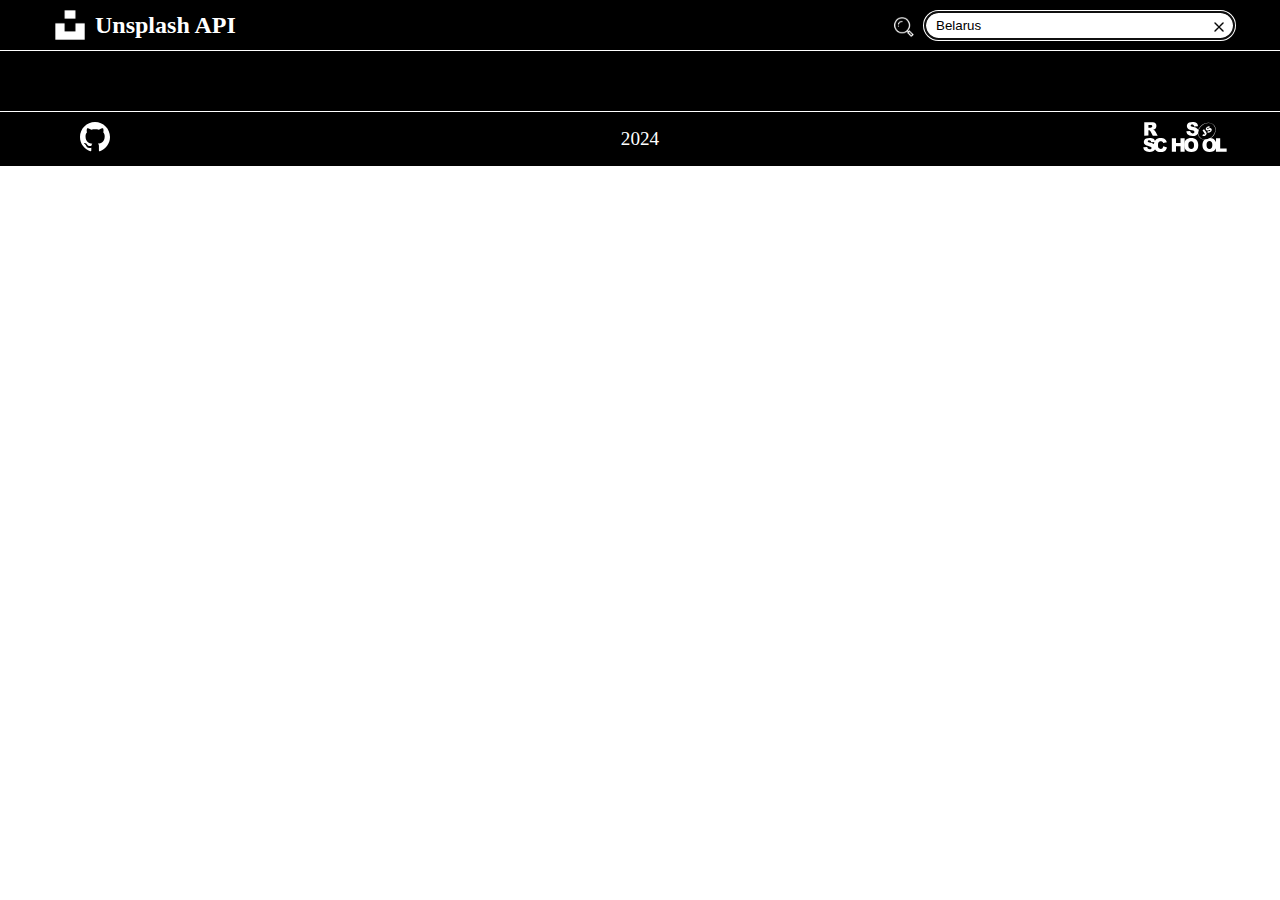
<file: image-gallery/index.html>
<!DOCTYPE html>
<html lang="en">
<head>
    <meta charset="UTF-8">
    <meta name="viewport" content="width=device-width, initial-scale=1.0">
    <link rel="stylesheet" href="styles.css">
    <title>Image gallery</title>
</head>
<body>
    <div class="wrapper">
        <header>
            <div class="header_container">
                <div class="header_logo">
                    <img class="logo_image" src="./assets/icons/unsplash.png" alt="Unsplash">
                    <h1 class="logo_title">Unsplash API</h1>
                </div>
                <div class="search_container">
                    <form id="search" class="search_form">
                        <button class="submit" type="submit" name="submit" value="Search"><img class="button_img submit_img" src="./assets/icons/search-icon.png" alt="search button"></button>
                        <input id='text' type="text" name="text" class="search" value="Belarus" placeholder="Search..." autocomplete="off" autofocus>
                        <button class="clear_btn"><img class="button_img clear_img" src="./assets/icons/clear.png" alt="clear button"></button>
                    </form>
                </div>
            </div>
        </header>
        <main>
            <div class="image_container">

            </div>
        </main>
        <footer>
            <a href="https://github.com/Tubyliec"><img src="assets/icons/github.svg" alt="GitHub"></a>
            <p>2024</p>
            <a href="https://rs.school/courses/javascript"><img src="assets/icons/rsschool.svg" alt="Rsschool Icon"></a>
        </footer> 
    </div>
    <script src="script.js"></script> 
</body>
</html>
</file>
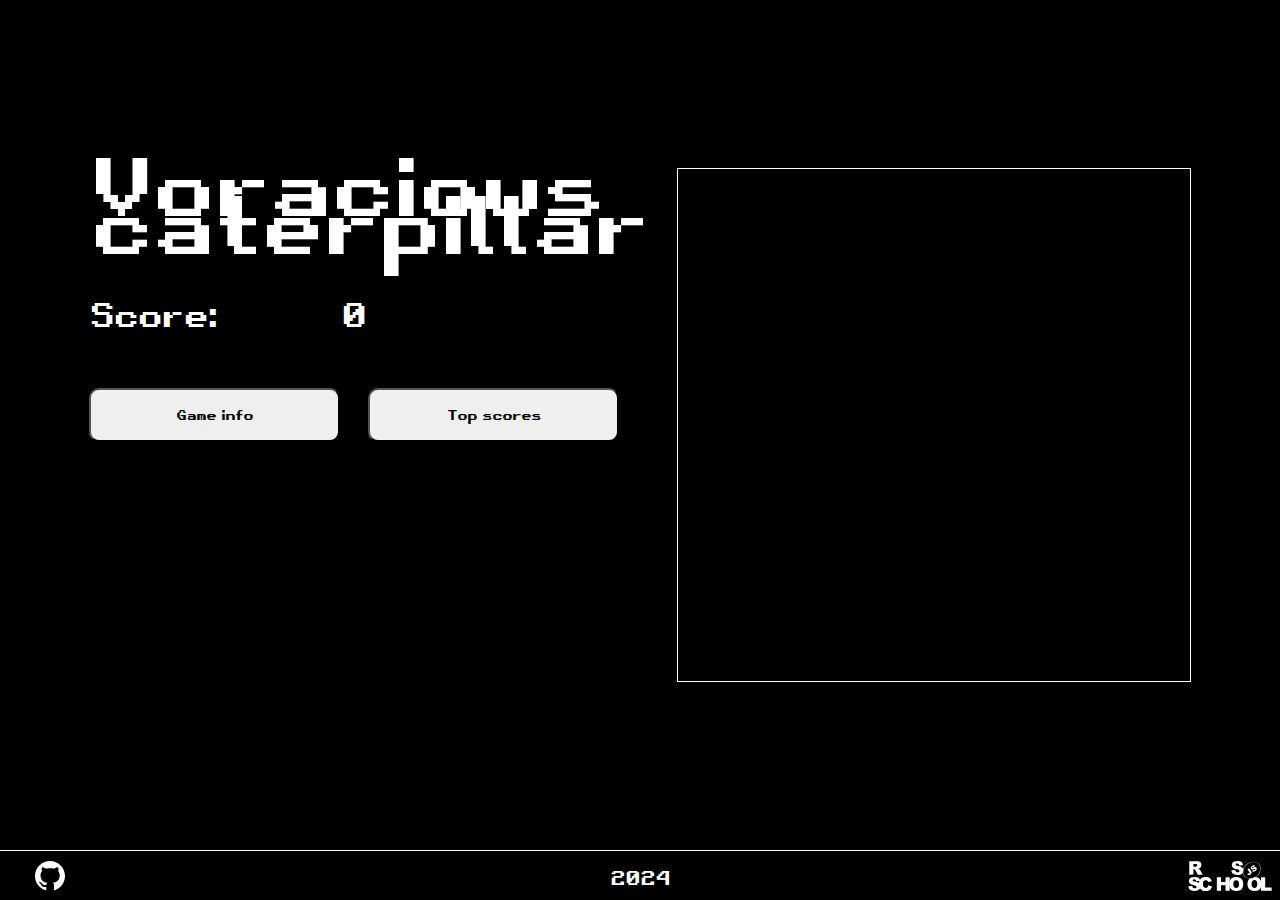
<file: random-game/index.html>
<!DOCTYPE html>
<html lang="en">
<head>
    <meta charset="UTF-8">
    <meta name="viewport" content="width=device-width, initial-scale=1.0">
    <link rel="stylesheet" href="css/styles.css">
    <title>Voracious caterpillar</title>
    <link rel="icon" type="image/x-icon" href="assets/icons/caterpillar.png">
</head>
<body>
    <div class="wrapper">
        <section class="gameboard">
            <div class="info">
                <article class="game_info">
                    <h1>Voracious<br>caterpillar</h1>
                </article>
                <article class="game_score">
                    <p class="current_score">Score: <span class="current_score_value">0</span></p>
                </article>
                <div class="button_area">
                    <button class="info_button" id="game_info_button">
                        Game info
                    </button>
                    <button class="info_button" id="top_scores_button">
                        Top scores
                    </button>
                </div>
            </div>
            <canvas class="board" width="512" height="512">

            </canvas>
        </section>
        <footer>
            <a href="https://github.com/Tubyliec"><img src="assets/icons/github.svg" alt="GitHub"></a>
            <p>2024</p>
            <a href="https://rs.school/courses/javascript"><img src="assets/icons/rsschool.svg" alt="Rsschool Icon"></a>
        </footer>
    </div>
    <script src="js/script.js"></script>
</body>
</html>
</file>
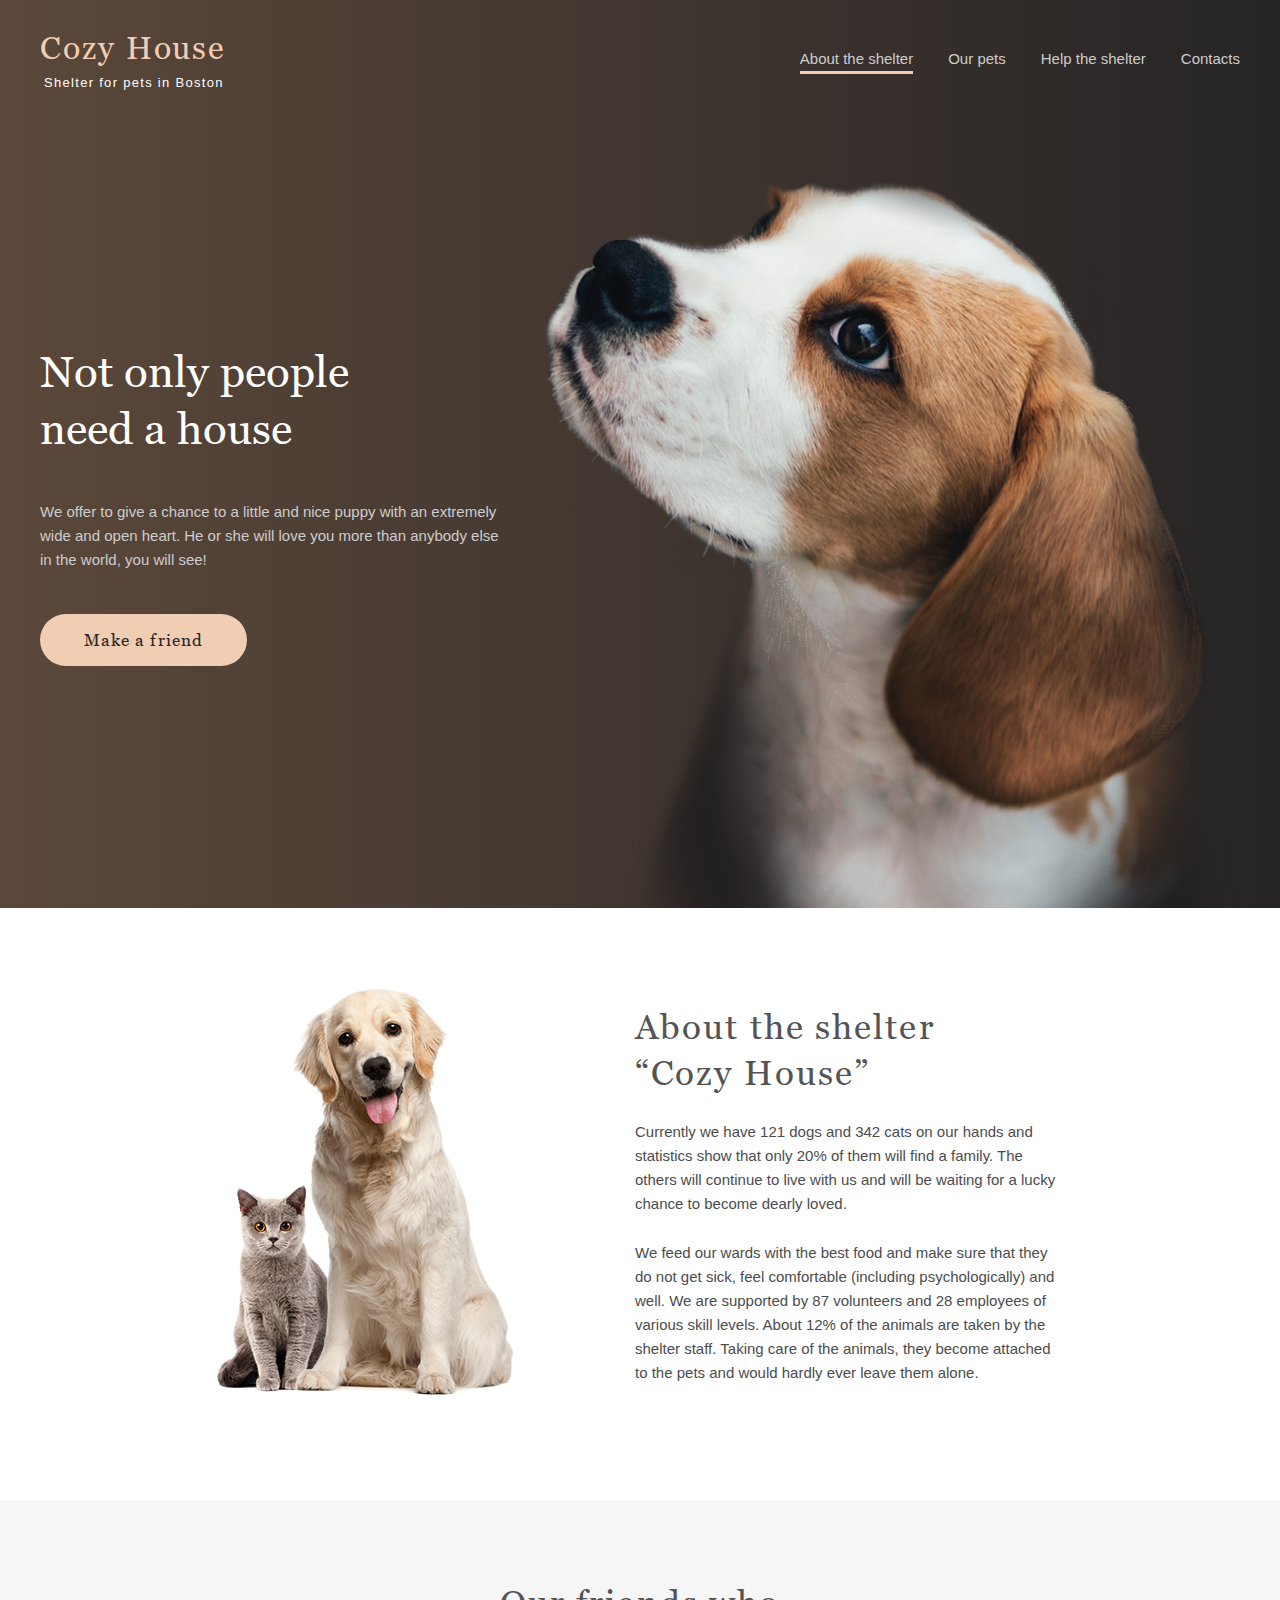
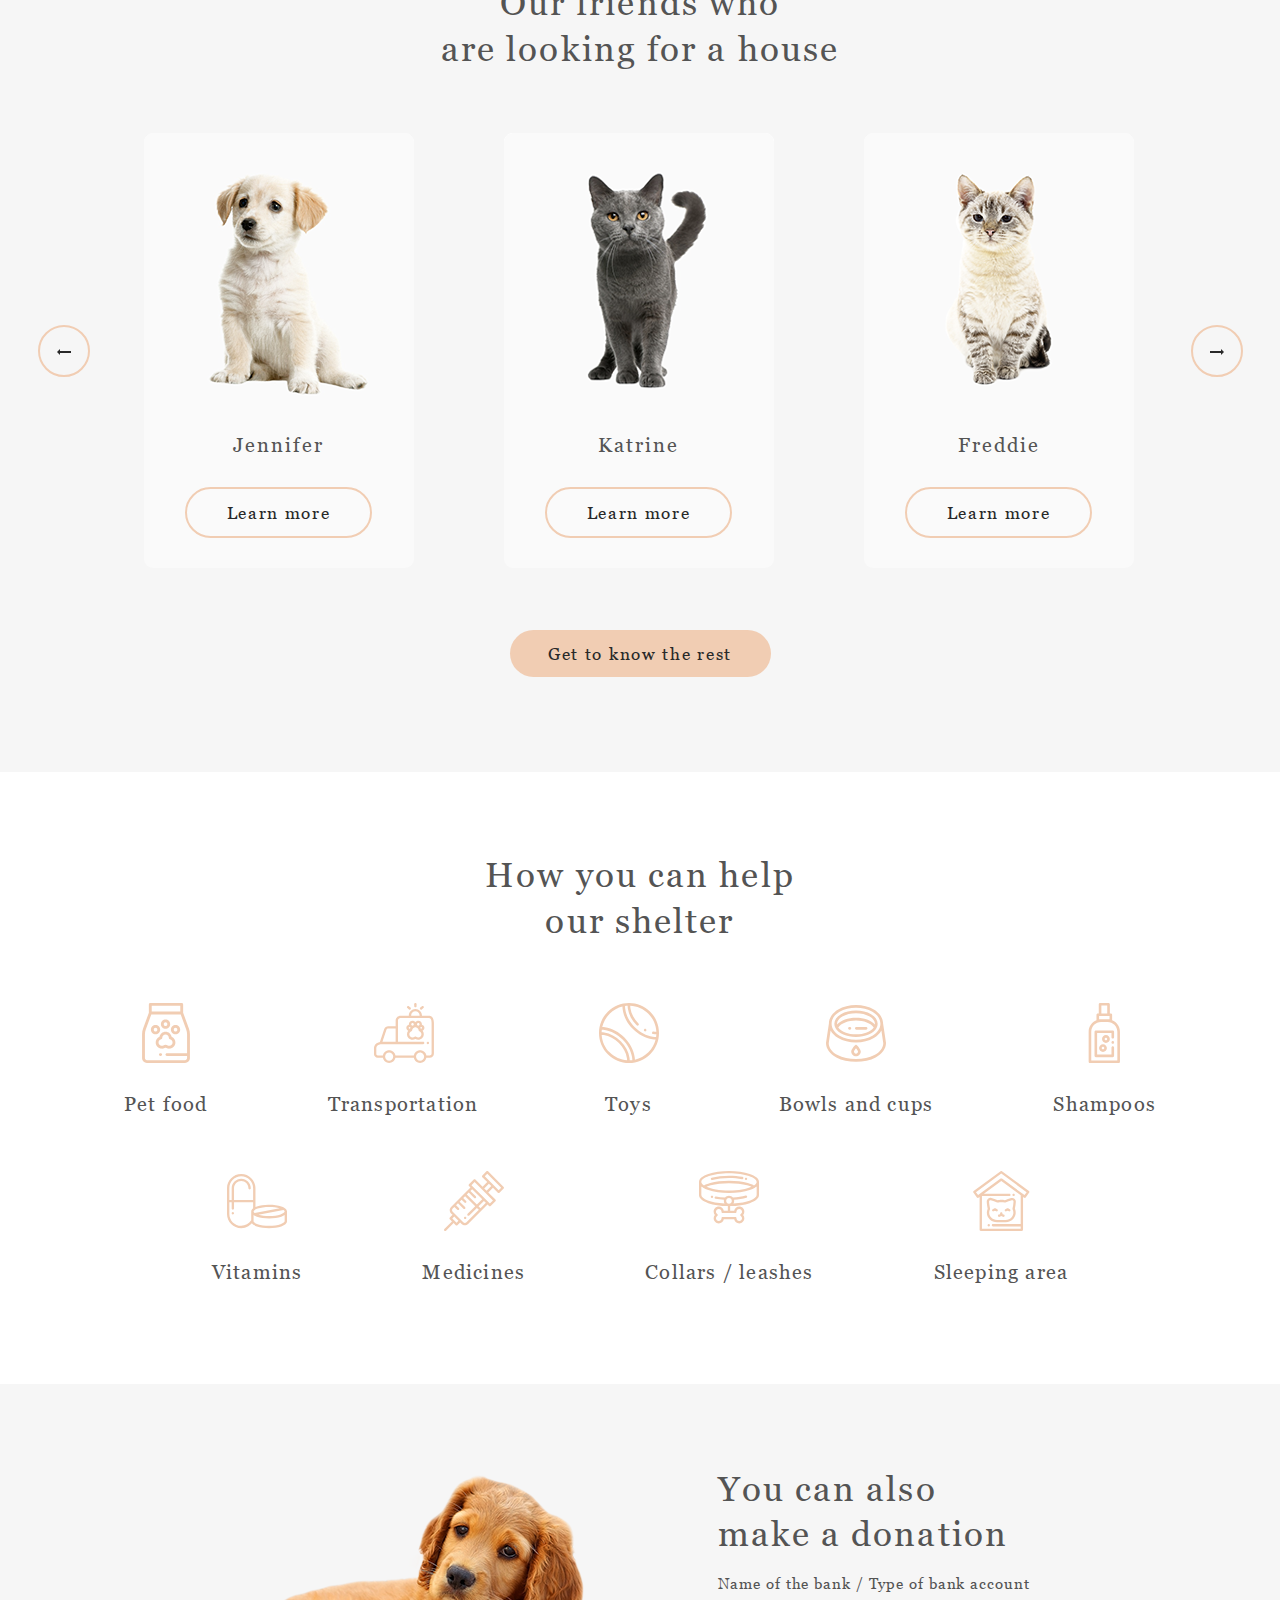
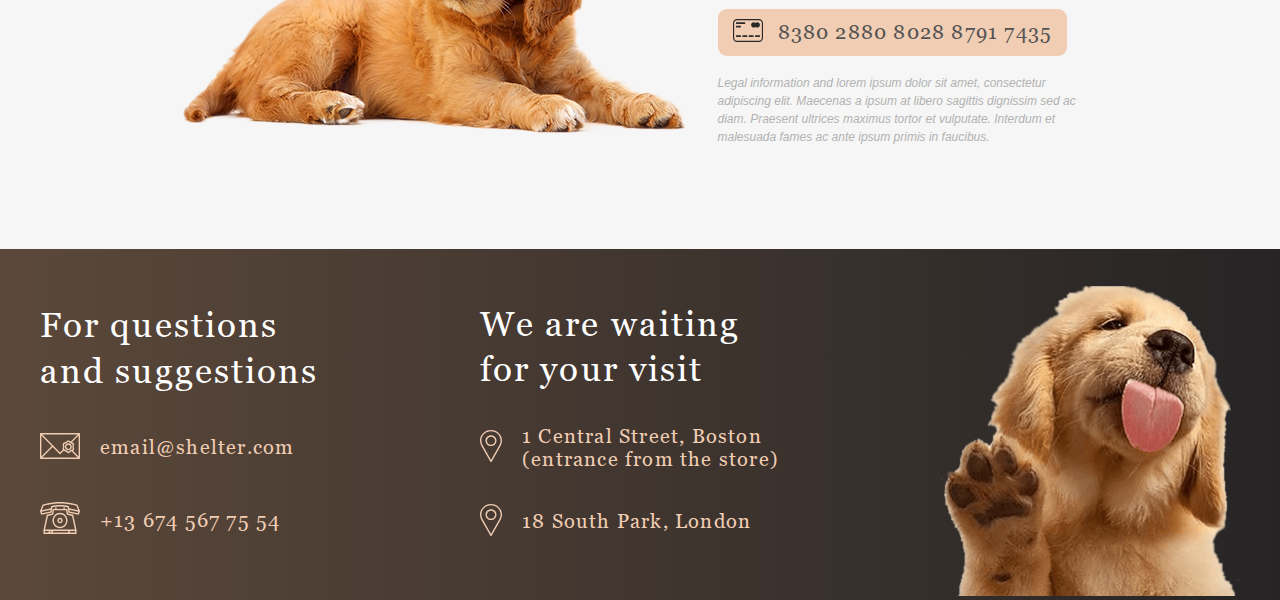
<file: shelter/pages/main/index.html>
<!DOCTYPE html>
<html lang="en">
<head>
    <meta charset="UTF-8">
    <meta name="viewport" content="width=device-width, initial-scale=1.0">
    <title>Shelter</title>
    <link rel="stylesheet" href="styles.css">
    <link type="image/x-icon" href="../../assets/icons/Logo.png" rel="shortcut icon">
</head>
<body>
    <div class="container">
        <div class="navigation_background"></div>
        <div class="wrapper" id="start_wrapper">
            <section id="start_screen">
                <header>
                    <div id="logo">
                        <h1><a href="#">Cozy House</a></h1>
                        <p id="logo_phrase">Shelter for pets in Boston</p>
                    </div>
                    <nav id="nav_main" class="nav_main">
                        <ul class="navigation_list">
                            <li>About the shelter</li>
                            <li><a href="../pets/index.html" class="navigation_link">Our pets</a></li>
                            <li><a href="#help" class="navigation_link">Help the shelter</a></li>
                            <li><a href="#contacts" class="navigation_link">Contacts</a></li>
                        </ul>
                    </nav>
                    
                    <div class="menu">
                        <input type="checkbox" id="burger-menu" class="burger-menu">
                        <label for="burger-menu" class="burger"></label>
                    </div>
                </header>
                <div id="welcome">
                    <div id="welcome_text">
                        <h2>Not only people<br>need a house</h2>
                        <p>We offer to give a chance to a little and nice puppy with an extremely wide and open heart. He or she will love you more than anybody else in the world, you will see!</p>
                        <div id="button_items">
                            <a href="#pets">Make a friend</a>
                        </div>
                    </div>
                        <img src="../../assets/images/main/start-screen-puppy-1280.png" alt="puppy">
                </div>
            </section>
        </div>    
            <section id="about">
                <div id="about_content">
                    <div id="about_image">
                        <img src="../../assets/images/main/about-pets.png" alt="pets">
                    </div>
                    <div id="about_text">
                        <h3>About the shelter<br>“Cozy House”</h3>
                        <p>Currently we have 121 dogs and 342 cats on our hands and statistics show that only 20% of them will find a family. The others will continue to live with us and will be waiting for a lucky chance to become dearly loved.</p>
                        <p>We feed our wards with the best food and make sure that they do not get sick, feel comfortable (including psychologically) and well. We are supported by 87 volunteers and 28 employees of various skill levels. About 12% of the animals are taken by the shelter staff. Taking care of the animals, they become attached to the pets and would hardly ever leave them alone.</p>
                    </div>
                </div>
            </section>
        <div class="wrapper" id="pets_wrapper">    
            <section id="pets">
                <div id="pets_content">
                    <h3>Our friends who<br>are looking for a house</h3>
                    <div id="slider">
                        <button class="button_arrow" id="left_arrow"><img id="arrow" src="../../assets/images/main/button_arrow.png" alt="arrow"></button>
                         <div class="slider_wrapper">  
                            <div id="slider_body">   
                                <div class="card_section" id="left_item">
                                    
                                </div>
                                <div class="card_section" id="center_item">
                                
                                </div>
                                <div class="card_section" id="right_item">
                                    
                                </div>
                            </div>
                        </div>     
                        <button class="button_arrow" id="right_arrow"><img id="arrow2" src="../../assets/images/main/button_arrow2.png" alt="arrow2"></button>
                    </div>
                    <div id="button_pets">
                        <a href="../pets/index.html">Get to know the rest</a>
                    </div>
                </div>
            </section>
        </div>    
            <section id="help">
                <div id="help_content">
                    <h3>How you can help<br>our shelter</h3>
                    <div id="help_list">
                        <div class="help_card">
                            <div class="help_image">
                                <img src="../../assets/icons/icon-pet-food.svg" alt="pet-food">
                            </div>
                            <h4>Pet food</h4>
                        </div>
                        <div class="help_card">
                            <div class="help_image">
                                <img src="../../assets/icons/icon-transportation.svg" alt="transportation">
                            </div>
                            <h4>Transportation</h4>
                        </div>
                        <div class="help_card">
                            <div class="help_image">
                                <img src="../../assets/icons/icon-toys.svg" alt="troys">
                            </div>
                            <h4>Toys</h4>
                        </div>
                        <div class="help_card">
                            <div class="help_image">
                                <img src="../../assets/icons/icon-bowls-and-cups.svg" alt="bowls-and-cups">
                            </div>
                            <h4>Bowls and cups</h4>
                        </div>
                        <div class="help_card">
                            <div class="help_image">
                                <img src="../../assets/icons/icon-shampoos.svg" alt="shampoos">
                            </div>
                            <h4>Shampoos</h4>
                        </div>
                        <div class="help_card">
                            <div class="help_image">
                                <img src="../../assets/icons/icon-vitamins.svg" alt="vitamins">
                            </div>
                            <h4>Vitamins</h4>
                        </div>
                        <div class="help_card">
                            <div class="help_image">
                                <img src="../../assets/icons/icon-medicines.svg" alt="medicines">
                            </div>
                            <h4>Medicines</h4>
                        </div>
                        <div class="help_card">
                            <div class="help_image">
                                <img src="../../assets/icons/icon-collars-or-leashes.svg" alt="collars">
                            </div>
                            <h4>Collars / leashes</h4>
                        </div>
                        <div class="help_card">
                            <div class="help_image">
                                <img src="../../assets/icons/icon-sleeping-area.svg" alt="sleeping area">
                            </div>
                            <h4>Sleeping area</h4>
                        </div>
                    </div>
                </div>
            </section>
        <div class="wrapper" id="donation_wrapper">    
            <section id="donation">
                <div id="donation_content">
                    <div id="donation_image">
                        <img src="../../assets/images/main/donation-dog.png" alt="donation-dog">
                    </div>
                    <div id="donation_info">
                        <h3>You can also<br>make a donation</h3>
                        <h5>Name of the bank / Type of bank account</h5>
                        <div id="card">
                            <div id="donation_logo">
                                <img id="credit_card" src="../../assets/icons/credit-card.svg" alt="credit card">
                            </div>
                            <h4><a href="#">8380&nbsp;2880&nbsp;8028&nbsp;8791&nbsp;7435</a></h4>
                        </div>
                        <p>Legal information and lorem ipsum dolor sit amet, consectetur adipiscing elit. Maecenas a ipsum at libero sagittis dignissim sed ac diam. Praesent ultrices maximus tortor et vulputate. Interdum et malesuada fames ac ante ipsum primis in faucibus.</p>
                    </div>
                </div>
            </section>
        </div>
        <div class="wrapper" id="footer_wrapper">    
            <footer>
                <div id="footer_content">
                    <div id="footer_info">
                        <div class="footer_section" id="contacts">
                            <h3>For questions and suggestions</h3>
                            <div class="footer_row" id="email">
                                <div id="email_logo">
                                    <a href="mailto:email@shelter.com"><img src="../../assets/icons/icon-email.svg" alt="email"></a>
                                </div>
                                <a href="mailto:email@shelter.com"><h4>email@shelter.com</h4></a>
                            </div>
                            <div class="footer_row" id="phone">
                                <div id="phone_logo">
                                    <a href="tel:+136745677554"><img src="../../assets/icons/icon-phone.svg" alt="phone"></a>
                                </div>
                                <a href="tel:+136745677554"><h4>+13&nbsp;674&nbsp;567&nbsp;75&nbsp;54</h4></a>
                            </div>
                        </div>
                        <div class="footer_section" id="locations">
                            <h3>We are waiting for your visit</h3>
                            <div class="footer_row">
                                <div class="maker_logo">
                                    <a href="https://www.google.com/maps?ll=42.314232,-71.1350935" target="_blank"><img src="../../assets/icons/icon-marker.svg" alt="maker"></a>
                                </div>
                                <h4><a href="https://www.google.com/maps?ll=42.314232,-71.1350935" target="_blank">1 Central Street, Boston (entrance from the store)</a></h4>
                            </div>
                            <div class="footer_row">
                                <div class="maker_logo">
                                    <a href="https://www.google.com/maps?ll=51.4690816,-0.5240849" target="_blank"><img src="../../assets/icons/icon-marker.svg" alt="maker"></a>
                                </div>
                                <h4><a href="https://www.google.com/maps?ll=51.4690816,-0.5240849" target="_blank">18 South Park, London</a></h4>
                            </div>
                        </div>
                    </div>    
                    <div id="footer_image">
                        <img src="../../assets/images/main/footer-puppy.png" alt="footer-puppy">
                    </div>
                </div>
            </footer>
        </div>
        <div class="popup_wrapper">
            <div class="popup">
                
            </div>
        </div>    
        <script src="script.js"></script>
    </div>
    
</body>
</html>
</file>
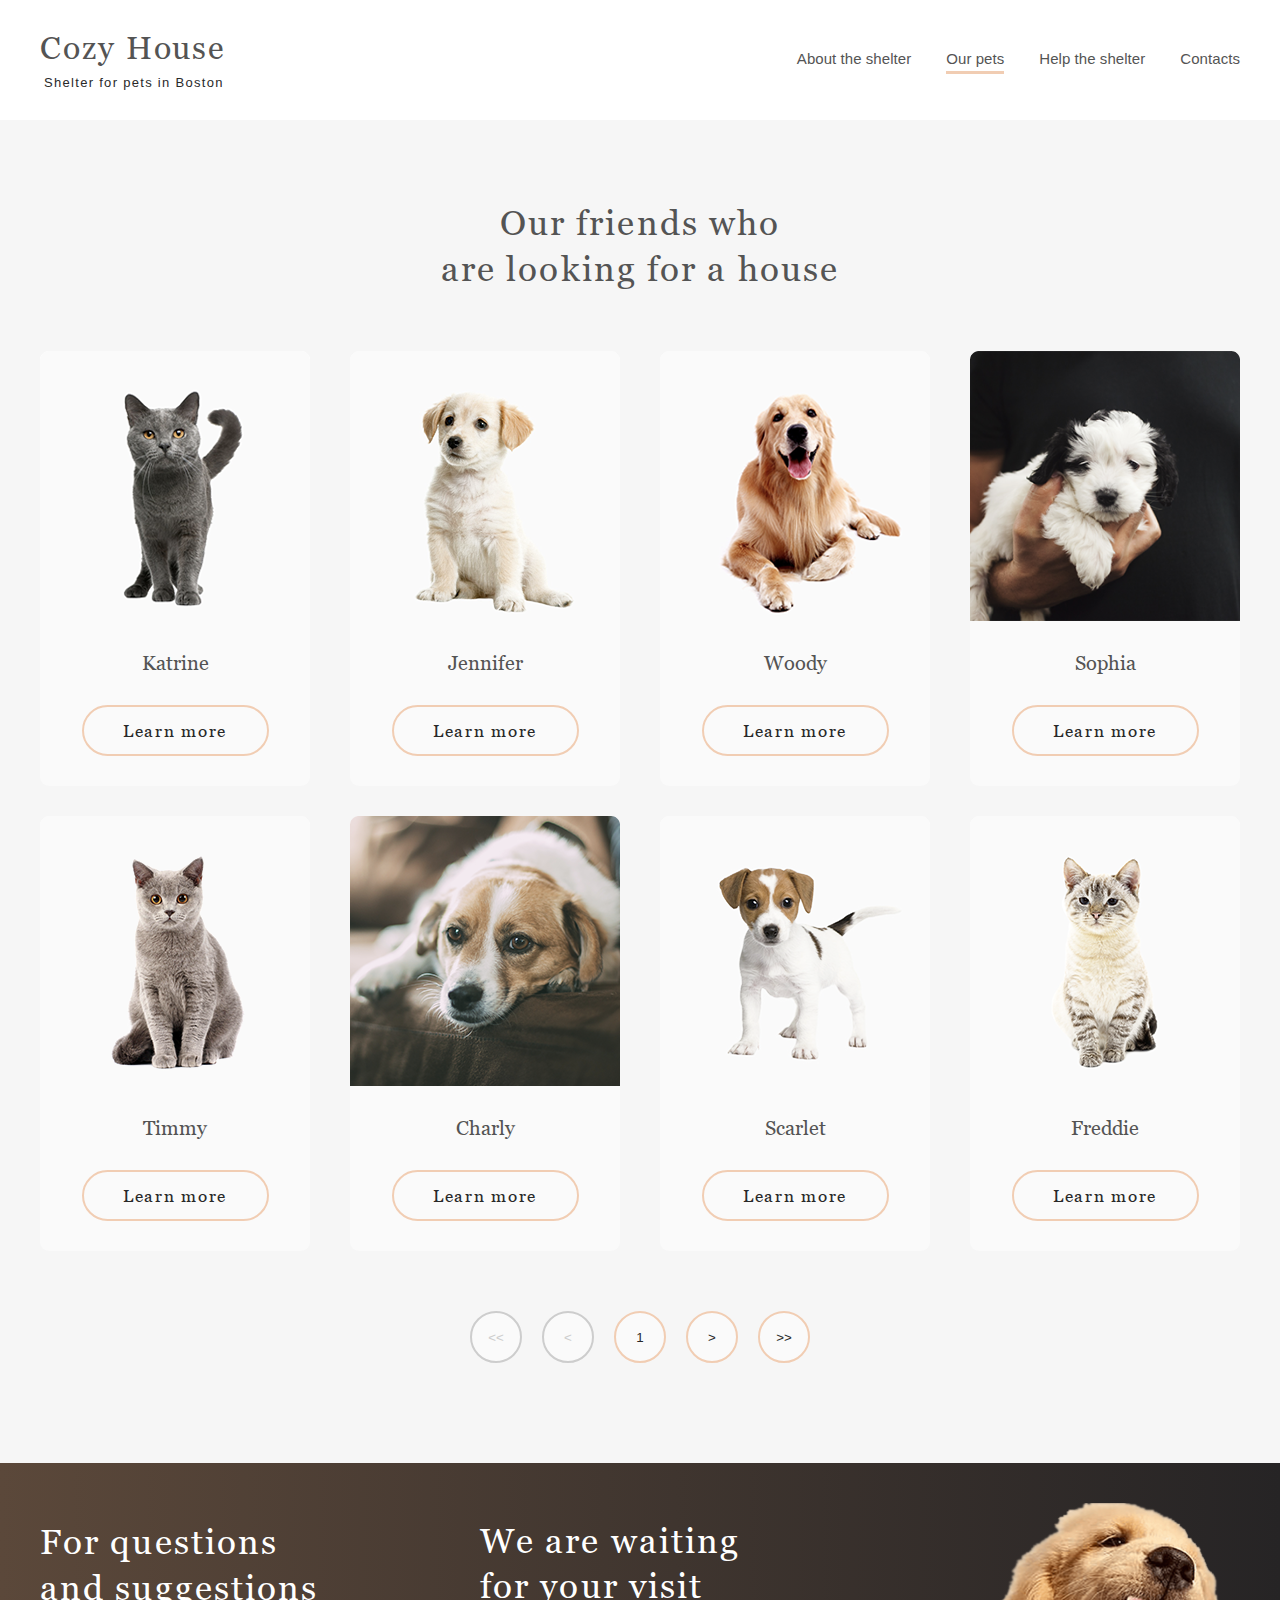
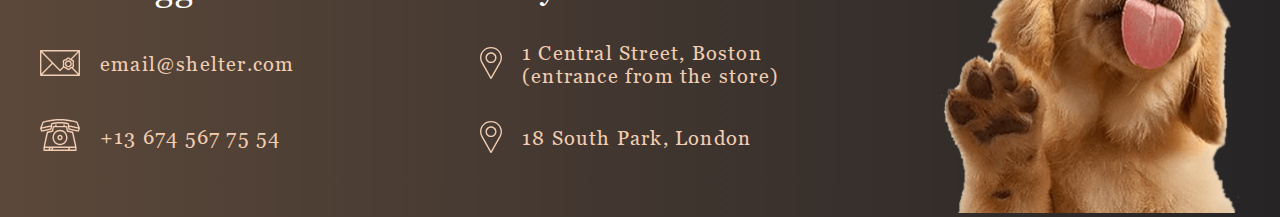
<file: shelter/pages/pets/index.html>
<!DOCTYPE html>
<html lang="en">
<head>
    <meta charset="UTF-8">
    <meta name="viewport" content="width=device-width, initial-scale=1.0">
    <title>Our pets</title>
    <link rel="stylesheet" href="styles.css">
    <link type="image/x-icon" href="../../assets/icons/Logo.png" rel="shortcut icon">
</head>
<body>
    <div class="container">
        <div class="wrapper" id="header_wrapper">
            <header>
                <div id="logo">
                    <h1><a href="../main/index.html">Cozy House</a></h1>
                    <p id="logo_phrase">Shelter for pets in Boston</p>
                </div>
                <nav id="nav_main">
                    <ul>
                        <li><a href="../main/index.html">About the shelter</a></li>
                        <li>Our pets</li>
                        <li><a href="../main/index.html#help">Help the shelter</a></li>
                        <li><a href="#contacts">Contacts</a></li>
                    </ul>
                </nav>
                <div class="menu">
                    <input type="checkbox" id="burger-menu" class="burger-menu">
                    <label for="burger-menu" class="burger"></label>
                </div>
            </header>
        </div>    
        <div class="wrapper" id="pets_wrapper">          
            <section id="pets">
                <div id="pets_content">
                    <h3>Our friends who<br>are looking for a house</h3>
                    <div id="slider">
                        <div class="card">
                            <img src="../../assets/images/pets/pets-katrine.png" alt="katrine">
                            <p class="pet_name">Katrine</p>
                            <button class="button_learn">
                                Learn more
                            </button>
                        </div>
                        <div class="card">
                            <img src="../../assets/images/pets/pets-jennifer.png" alt="jennifer">
                            <p class="pet_name">Jennifer</p>
                            <button class="button_learn">
                                Learn more
                            </button>
                        </div>
                        <div class="card">
                            <img src="../../assets/images/pets/pets-woody.png" alt="woody">
                            <p class="pet_name">Woody</p>
                            <button class="button_learn">
                                Learn more
                            </button>
                        </div>
                        <div class="card" id="sophia">
                            <img src="../../assets/images/pets/pets-sophia.png" alt="sophia">
                            <p class="pet_name">Sophia</p>
                            <button class="button_learn">
                                Learn more
                            </button>
                        </div>
                        <div class="card" id="timmy">
                            <img src="../../assets/images/pets/pets-timmy.png" alt="timmy">
                            <p class="pet_name">Timmy</p>
                            <button class="button_learn">
                                Learn more
                            </button>
                        </div>
                        <div class="card" id="charly">
                            <img src="../../assets/images/pets/pets-charly.png" alt="charly">
                            <p class="pet_name">Charly</p>
                            <button class="button_learn">
                                Learn more
                            </button>
                        </div>
                        <div class="card" id="scarlet">
                            <img src="../../assets/images/pets/pets-scarlet.png" alt="scarlet">
                            <p class="pet_name">Scarlet</p>
                            <button class="button_learn">
                                Learn more
                            </button>
                        </div>
                        <div class="card" id="freddie">
                            <img src="../../assets/images/pets/pets-freddie.png" alt="freddie">
                            <p class="pet_name">Freddie</p>
                            <button class="button_learn">
                                Learn more
                            </button>
                        </div>
                    </div>
                    <div id="button_area">
                        <button class="button_navigation" disabled>&lt;&lt;</button>
                        <button class="button_navigation" disabled>&lt;</button>
                        <button class="button_navigation">1</button>
                        <button class="button_navigation">&gt;</button>
                        <button class="button_navigation">&gt;&gt;</button>
                    </div>
                </div>
            </section>
        </div>
        <div class="wrapper" id="footer_wrapper">    
            <footer>
                <div id="footer_content">
                    <div id="footer_info">
                        <div class="footer_section" id="contacts">
                            <h3>For questions and suggestions</h3>
                            <div class="footer_row" id="email">
                                <div id="email_logo">
                                    <a href="mailto:email@shelter.com"><img src="../../assets/icons/icon-email.svg" alt="email"></a>
                                </div>
                                <a href="mailto:email@shelter.com"><h4>email@shelter.com</h4></a>
                            </div>
                            <div class="footer_row" id="phone">
                                <div id="phone_logo">
                                    <a href="tel:+136745677554"><img src="../../assets/icons/icon-phone.svg" alt="phone"></a>
                                </div>
                                <a href="tel:+136745677554"><h4>+13&nbsp;674&nbsp;567&nbsp;75&nbsp;54</h4></a>
                            </div>
                        </div>
                        <div class="footer_section" id="locations">
                            <h3>We are waiting for your visit</h3>
                            <div class="footer_row">
                                <div class="maker_logo">
                                    <a href="https://www.google.com/maps?ll=42.314232,-71.1350935" target="_blank"><img src="../../assets/icons/icon-marker.svg" alt="maker"></a>
                                </div>
                                <h4><a href="https://www.google.com/maps?ll=42.314232,-71.1350935" target="_blank">1 Central Street, Boston (entrance from the store)</a></h4>
                            </div>
                            <div class="footer_row">
                                <div class="maker_logo">
                                    <a href="https://www.google.com/maps?ll=51.4690816,-0.5240849" target="_blank"><img src="../../assets/icons/icon-marker.svg" alt="maker"></a>
                                </div>
                                <h4><a href="https://www.google.com/maps?ll=51.4690816,-0.5240849" target="_blank">18 South Park, London</a></h4>
                            </div>
                        </div>
                    </div>    
                    <div id="footer_image">
                        <img src="../../assets/images/main/footer-puppy.png" alt="footer-puppy">
                    </div>
                </div>
            </footer>
        </div>    
    </div>
    
</body>
</html>
</file>
<file: image-gallery/styles.css>
/* Global */

* {
    margin: 0;
}

.wrapper {
    display: flex;
    flex-direction: column;
}


/* Header */

.header_container {
    padding: 0 45px;
    background-color: black;
    display: flex;
    justify-content: space-between;
    border-bottom: 1px solid white;
}

.header_logo {
    display: flex;
    align-items: center;
}

.logo_image {
    height: 50px;
}

.logo_title {
    color: white;
    font-size: x-large;
}


.search_container {
    display: flex;
    align-items: center;
}

.search_form {
    display: flex;
    align-items: center;
    width: 350px;
    gap: 2px;
}
.search {
    width: 100%;
    border-radius: 15px;
    padding: 5px 10px;
}

button {
    border: none;
    outline: none;
    padding-top: 5px;
    border-radius: 50%;
}

button:hover {
    cursor: pointer;
    scale: 1.05;
}

.submit {
    background-color: black;
}

.button_img {
    height: 25px;
}

.clear_btn {
    position: absolute;
    right: 50px;
    background-color: white;
}

.clear_img {
    height: 10px;
}

/* Gallery */

.image_container {
    display: flex;
    flex-direction: row;
    justify-content: center;
    flex-wrap: wrap;
    gap: 30px;
    padding: 30px 0;
    background-color: black;
}

.gallery_image {
    width: 450px;
    height: 350px;
    object-fit: cover;
    border-radius: 5px;
    border: 1px solid white;
}

/* Footer */

footer {
    display: flex;
    color: white;
    background-color: black;
    justify-content: space-between; 
    align-items: center;
    padding: 10px 45px;
    border-top: 1px solid white;
}

footer img {
    width: 100px;
    height: 30px;
    
}   
footer p {
    font-size: larger;
    padding: 5px;
    cursor: default; 
}
</file>
<file: random-game/css/styles.css>
/* Global */

@font-face {
    font-family: "Retro";   
    src: local("Retro"),
        url("../assets/fonts/Retro.woff") format("woff");
  }

* {
    margin: 0;
    padding: 0;
    font-family: Retro;
    font-weight: 300;
}

body {
    height: 100vh;
}

/* Main */

.wrapper {
    width: 100%;
    min-height: 100%;
    display: flex;
    flex-direction: column;
    align-items: center;
    overflow: hidden;
    background-color: black;
}

.gameboard {
    margin: auto 0;
    display: flex;
    flex-direction: row;
    gap: 30px;
}

.info {
    display: flex;
    flex-direction: column;
    gap: 10%;
}

.game_info {
    color: white;
    font-size: 40px;
    line-height: 95%;
}

.game_score {
    
    color: white;
    font-size: 32px;
}

.current_score_value {
    color: white;
    padding-left: 20%;
}

.button_area {
    display: flex;
    gap: 5%;
}

.info_button {
    padding: 3%;
    width: 45%;
    border-radius: 10px;
    cursor: pointer;
}

.info_button:hover, .close_button:hover {
    transform: scale(1.1);
}

.info_button:active, .close_button:active {
    transform: scale(0.9);
}

.board { 
    margin: 0 auto;
    width: 512px;
    height: 512px;
    border: 1px solid white;
}

.popup_window {
    display: none;
}

.popup_window_active{
    position: fixed;
    z-index: 2;
    margin: 3% auto;
    padding: 3%;
    background-color: black;
    color: white;
    display: flex;
    flex-direction: column;
    gap: 5%;
    align-items: center;
    width: 60%;
    height: 70%;
    border-radius: 2%;
    border: 1px solid white;
}

.popup_window_active h1 {
    font-size: 48px;
    text-transform: uppercase;
}

.input_form {
    width: 100%;
    display: flex;
    flex-direction: row;
    justify-content: center;
    gap: 1%;
}

.popup_wrapper {
    display: none;
}

.popup_wrapper_active {
    display: block;
    position: fixed;
    z-index: 1;
    width: 100%;
    height: 100%;
    background-color: black;
}

.rating_window {
    display: none;
}

.rating_window_active {
    position: fixed;
    z-index: 2;
    margin: 3% auto;
    padding: 3%;
    background-color: black;
    color: white;
    display: flex;
    flex-direction: column;
    gap: 5%;
    align-items: center;
    width: 60%;
    height: 70%;
    border-radius: 2%;
    border: 1px solid white;
}

.cell {
    padding: 3px 30px;
    border: 1px solid white;
    text-align: center;
}

.close_button {
   padding: 1% 3%;
   border-radius: 10px;
   width: 20%;
   cursor: pointer;
}

.info_window_active {
    position: fixed;
    z-index: 2;
    margin: 3% auto;
    padding: 3%;
    background-color: black;
    color: white;
    display: flex;
    flex-direction: column;
    text-align: center;
    align-items: center;
    gap: 5%;
    width: 60%;
    height: 70%;
    border-radius: 2%;
    border: 1px solid white;
}

.info_window_active article {
    display: flex;
    flex-direction: column;
    gap: 10px;
}

.info_window_active h3 {
    text-transform: uppercase;
}

/* Footer */

footer {
    width: 100%;
    display: flex;
    color: white;
    background-color: black;
    justify-content: space-between; 
    align-items: center;
    padding: 10px 0 5px 0;
    border-top: 1px solid white;
}

footer img {
    width: 100px;
    height: 30px;
    
}   
footer p {
    font-size: larger;
    padding: 5px;
    cursor: default; 
}
</file>
<file: shelter/pages/main/styles.css>
/* Global */

* {
    margin: 0;
    padding: 0;
    font-weight: 400;
    font-style: normal;
    
}

html {
    scroll-behavior: smooth;
}

:root {
    --color-primary: #f1cdb3;
    --color-primary-dark: #cdcdcd;
    --color-primary-light: #fddcc4;
    --color-second: #fff;
    --color-dark: #292929;
    --color-dark-second: #545454;
    --color-dark-third: #4c4c4c;
    --color-dark-fourth: #b2b2b2;
    --color-light: #f6f6f6;
    --color-light-second: #fafafa;
}

body.no_scroll {
    overflow: hidden;
}

@font-face {
    font-family: "Georgia";   
    src: local("Georgia"),
        url("../../assets/fonts/georgia/georgia.woff") format("woff");
  }

@font-face {
    font-family: "Arial";
    src: url("../../assets/fonts/arial/arial-regular.ttf") format("ttf");
}


h1 {
    font-family: Georgia;
    color: var(--color-primary);
    padding-bottom: 10px;
    font-weight: 400;
    font-size: 32px;
    line-height: 110%;
    letter-spacing: 0.06em;
}

h1 a {
    color: var(--color-primary);
}

h3 {
    font-family: Georgia;
    color: var(--color-dark-second);
    font-size: 35px;
    line-height: 130%;
    letter-spacing: 0.06em;
}

h4 {
    font-family: Georgia;
    font-size: 20px;
    line-height: 115%;
    color: var(--color-dark-second);
    letter-spacing: 0.06em;
}
h4 a {
    color: var(--color-dark-second);
}

h5 {
    font-family: Georgia;
    font-size: 15px;
    line-height: 110%;
    color: var(--color-dark-second);
    letter-spacing: 0.06em;
}

.container {
    display: flex;
    flex-direction: column;
}

section, footer {
    max-width: 1280px;
    margin: 0 auto;
}

  a {
    text-decoration: none;
}

@media (max-width: 349px) {
    h3 {
        font-size: 25px;
    }
}

/* Start Screen */

#start_screen {
    display: flex;
    flex-direction: column;
}

#start_wrapper {
    background-image: url('../../assets/images/main/start-screen-background.png');
    background: linear-gradient(90deg, rgba(91,72,58,1) 0%, rgba(38,36,37,1) 100%);
}

header {
    display: flex;
    flex-direction: row;
    justify-content: space-between;
    align-items: center;
    margin: 30px 40px;
}

#logo {
    display: flex;
    flex-direction: column;
}

#logo p {
    margin:0;
}

#logo_phrase {
    font-family: Arial;
    font-size: 13px;
    letter-spacing: 0.1em;
    color: var(--color-second);
    padding-left: 4px;
}

nav ul {
    display: flex;
    gap: 35px;
}

nav ul li:first-child {
    border-bottom: 3px var(--color-primary) solid;
    cursor: default;
}

nav li {
    list-style: none;
    font-family: Arial;
    font-size: 15px;
    line-height: 160%;
    color: var(--color-primary-dark);
    letter-spacing: 0px;
}

nav li a {
    color: var(--color-primary-dark);
}

nav li a:hover {
    color: var(--color-light-second);
    cursor: pointer;
    transition: 2s;
}

nav li a:active {
    color: var(--color-light-second);
    border-bottom: 3px var(--color-primary) solid;
    transition: 2s;
}

.menu {
    display: none;
}

.burger-menu {
    position: absolute;
    visibility: hidden;
}
.burger {
    cursor: pointer;
    display: block;
    position: relative;
    border: none;
    background: transparent;
    width: 30px;
    height: 22px;
    
}
.burger::before,
.burger::after {
    content: '';
    left: 0;
    position: absolute;
    display: block;
    width: 100%;
    height: 2px;
    background: var(--color-primary);
}
.burger::before {
    top: 0;
    box-shadow: 0 10px 0 var(--color-primary);
    transition: box-shadow .4s .10s, top .4s .10s, transform .4s;
}
.burger::after {
    bottom: 0;
    transition: bottom .4s .10s, transform .4s;
}
.burger-menu:checked + .burger::before {
    top: 10px;
    transform: rotate(90deg);
    transition: box-shadow .10s, top .4s, transform .4s .10s;
}
.burger-menu:checked + .burger::after {
    bottom: 10px;
    transform: translateX(10px) rotate(90deg);
    transition: box-shadow .10s, bottom .4s, transform .4s .10s;
}

#welcome {
    display: flex;
    gap: 42px;
    margin: 60px 40px 0 40px;
}

#start_screen h2 {
    font-family: Georgia;
    font-size: 44px;
    line-height: 130%;
    color: var(--color-second);
    
}

#welcome_text {
    margin-top: 163px;
    display: flex;
    flex-direction: column;
    gap: 42px;
}

#welcome_text p {
    font-family: Arial;
    font-size: 15px;
    line-height: 160%;
    color: var(--color-primary-dark);
}


#button_items {
    width: 207px;
    height: 52px;
    border-radius: 100px;
    background-color: var(--color-primary);
    color: var(--color-dark);
    font-family: Georgia;
    font-size: 17px;
    letter-spacing: 0.06em;
    text-decoration: none;
    border: none;
    align-content: center;
    text-align: center;
}

#button_items a {
    color: var(--color-dark);
}

#button_items a:hover {
    color: var(--color-dark);
    background-color: var(--color-primary-light);
}

#button_items:hover {
    background-color: var(--color-primary-light);
}

@media (min-width: 715px) and (max-width: 1000px) {
    header {
        margin: 30px;
    }

    #welcome {
        flex-direction: column;
        gap: 100px;
        margin: 30px 100px 0 100px;
        align-items: center;
    }

    #welcome_text {
        margin: 0 54px 0 55px;
    }

    #welcome img {
        width: 569px;
        margin-left: 140px;
    }

    #button_items {
        align-self: center;
    }

}

@media (max-width: 767.9px) {
    #nav_main {
        opacity: 0;
        visibility: hidden;
        position: fixed;
        top: 0;
        right: -350px;
        background: var(--color-dark);
        height: 100%;
        width: 320px;
        transition: 1s;
        z-index: 2;
    }

    #nav_main.active {
        opacity: 1;
        visibility: visible;
        right: 0;
        transition: 1s;
    }

    .navigation_background.active {
        width: 100%;
        height: 100%;
        left: 0;
        top: 0;
        position: fixed;
        background-color: var(--color-dark);
        opacity: 0.8;
        z-index: 1;
    }

    #nav_main ul {
        flex-direction: column;
        padding: 248px 38px 0 38px;
        background: var(--color-dark);
    }

    #nav_main li {
        font-size: 32px;
        letter-spacing: 0;
    }

    .menu {
        display: block;
        z-index: 3;
    }
    }

@media (max-width: 715px) {
    header {
        margin: 30px 20px;
    }

    #welcome {
        flex-direction: column;
        gap: 105px;
        margin: 30px 10px 0 10px;
        align-items: center;
    }

    #welcome_text {
        margin: 0;
        text-align: center;
        align-items: center;
    }

    #start_screen h2 {
        font-size: 25px;
        letter-spacing: 0.06em;
    }

    #welcome img {
        width: 260px;
        margin-left: 50px;
    }
}


/* About */

#about {
    background: var(--color-second);
    display: flex;
    justify-content: center;
}

#about_content {
    display: flex;
    flex-direction: row;
    margin: 80px 40px 100px 40px;
    justify-content: center;
    gap:120px;
    align-items: center;
    padding: 0 175px;
}

#about_image {
    width: 300px;
}

#about_text {
    display: flex;
    flex-direction: column;
    height: 380px;
    margin: 14px 0;
}

#about_text h3, #about_text p {
    margin-bottom: 25px;
}

#about_text p {
    font-family: Arial;
    font-size: 15px;
    line-height: 160%;
    color: var(--color-dark-third);
}

@media (min-width: 701px) and (max-width: 1000px) {
    
    #about_content {
        flex-direction: column-reverse;
        gap:80px;
        padding: 0;
        margin: 80px 165px 95px 165px;
    }

    #about_text {
        margin: 0 3px;
    }
}

@media (min-width: 769px) and (max-width: 1279px) {
    #about_text {
        height: 100%;
        width: 100%;
    }
}

@media (max-width: 700px) {
    
    #about_content {
        flex-direction: column-reverse;
        gap: 22px;
        padding: 0;
        margin: 42px 10px 35px 10px;
    }

    #about_text {
        height: 100%;
        margin: 0;
        align-items: center;
    }
    #about_text h3 {
        margin-bottom: 22px;
        text-align: center;
    }

    #about_text p {
        margin: 0 15px 22px 15px;
        text-align: justify
    }
    #about_image img {
        width: 260px;
        margin: 0 20px 0 20px;
    }
}

/* Pets */

#pets_wrapper {
    background-color: var(--color-light);
}

#pets_content {
    display: flex;
    height: 697px;
    margin: 80px 40px 95px 40px;
    flex-direction: column;
    justify-content: center;
    align-items: center;
}

#pets_content h3 {
    text-align: center;
}

#slider {
    margin: 60px 0;
    display: flex;
    flex-direction: row;
    align-items: center;
    gap: 53px;
    
}

.slider_wrapper {
    width: 995px;
    overflow: hidden;
    margin: 0 auto;
}

#slider_body {
    display: flex;
    flex-direction: row;
}

.button_arrow {
    border: 2px solid var(--color-primary);
    border-radius: 100px;
    background: var(--color-light);
    width: 52px;
    height: 52px;
}

.button_arrow:hover {
    background: var(--color-primary);
    cursor: pointer;
}

.card_section {
    display: flex;
    gap: 90px;
    margin: 2px;
}

.card:hover {
    outline: 2px solid var(--color-primary);
    cursor: pointer;
}

.card:hover button {
    background: var(--color-primary);
    cursor: pointer;
}

.card {
    border-radius: 9px;
    width: 270px;
    height: 435px;
    background: var(--color-light-second);
    display: flex;
    flex-direction: column;
    align-items: center;
    justify-content: space-between;
}


.pet_name {
    margin-top: 30px;
    font-family: Georgia;
    font-size: 20px;
    letter-spacing: 0.1em;
    text-align: center;
    color: var(--color-dark-second);
}

.button_learn {
    border: 2px solid var(--color-primary);
    border-radius: 100px;
    width: 187px;
    height: 52px;
    margin: 30px 41.5px;
    display: flex;
    align-items: center;
    justify-content: center;
    font-family: Georgia;
    font-size: 17px;
    letter-spacing: 0.1em;
    text-align: center;
    color: var(--color-dark);
    background: var(--color-light-second);
}

#button_pets {
    width: 261px;
    height: 52px;
    border-radius: 100px;
    background: var(--color-primary);
    display: flex;
    justify-content: center;
    align-items: center;
    border: none;
}

#button_pets a{
    color: var(--color-dark);
    font-family: Georgia;
    font-size: 17px;
    letter-spacing: 0.1em;
}

#button_pets a:hover {
    color: var(--color-dark);
}

#button_pets:hover {
    background-color: var(--color-primary-light);
}

@keyframes move-left {
    from {
      left: -995px;
    }
    to {
      left: 0px;
    }
  }

  @keyframes move-left-tablet {
    from {
      left: -675px;
    }
    to {
      left: 0px;
    }
  }

  @keyframes move-left-mobile {
    from {
      left: -300px;
    }
    to {
      left: 0px;
    }
  }

  

  @keyframes move-right {
    from {
      left: -995px;
    }
    to {
      left: -1990px;
    }
  }  

  @keyframes move-right-tablet {
    from {
      left: -675px;
    }
    to {
      left: -1350px;
    }
  } 

  @keyframes move-right-mobile {
    from {
      left: -300px;
    }
    to {
      left: -600px;
    }
  }  

@media (min-width: 1000px) {
    #slider_body {
        position: relative;
        left: -995px;
    }

    .move-left {
        animation-name: move-left;
        animation-duration: 1s;
    }

    .move-right {
        animation-name: move-right;
        animation-duration: 1s;
    }
}

@media (min-width: 715px) and (max-width: 999.9px) {
    .slider_wrapper {
        width: 635px;
    }
    
    #slider_body {
        position: relative;
        left: -675px;
    }

    .move-left {
        animation-name: move-left-tablet;
        animation-duration: 1s;
    }

    .move-right {
        animation-name: move-right-tablet;
        animation-duration: 1s;
    }
}

@media (max-width: 714.9px) {
    .slider_wrapper {
        width: 300px;
    }
    
    #slider_body {
        position: relative;
        left: -300px;
    }

    .move-left {
        animation-name: move-left-mobile;
        animation-duration: 1s;
    }

    .move-right {
        animation-name: move-right-mobile;
        animation-duration: 1s;
    }
}

@media (min-width: 715px) and (max-width: 1230px) {
    
    #slider {
        gap: 12px;
    }

    #slider_body {
        gap: 40px;
        
    }

    #pets_content {
        margin: 80px 30px 100px 30px;
    }

    
}

@media (min-width:716px) and (max-width: 800px){
    #slider {
        flex-direction: row;
        flex-wrap: wrap;
        justify-content: center;
        row-gap: 30px;
        column-gap: 300px;
    }

    .button_arrow {
        order: 2;
    }

    #button_pets a{
        letter-spacing: 0.06em;
        padding: 15px;
    }
}

@media (min-width:451px) and (max-width: 715.9px) {
    #slider {
        margin: 42px 5px;
        gap: 12px;
        flex-direction: row;
        flex-wrap: wrap;
        justify-content: center;
    }

    #slider_body {
        gap: 42px;
    }

    #pets_content {
        margin: 42px 10px;
        height: 100%;
    }

    
}

@media (min-width: 346px) and (max-width: 450px) {

    #woody {
        display: none;
    }

    #jenifer {
        display: none;
    }

    #slider {
        margin: 42px 5px;
        gap: 100px;
    }

    #slider_body {
        gap: 42px;
    }

    #pets_content {
        margin: 42px 10px;
        height: 100%;
    }

    #slider {
        flex-direction: row;
        flex-wrap: wrap;
        justify-content: center;
    }
    .card {
        order: 1;
    }
    .button_arrow {
        order: 2;
    }
}

@media (max-width: 345px) {
    
    #slider {
        margin: 42px 5px;
        gap: 0;
        row-gap: 20px;
    }

    #slider_body {
        gap: 42px;
    }

    #pets_content {
        margin: 42px 10px;
        height: 100%;
    }

    .card {
        order: 1;
    }
    .button_arrow {
        order: 2;
    }

    #slider {
        flex-wrap: wrap;
        justify-content: space-around;
    }
    #button_pets a{
        letter-spacing: 0.06em;
    }
}

/* Help */

#help {
    display: flex;
    flex-direction: column;
}

#help h4 {
    letter-spacing: 0.06em;
}

#help_content {
    margin: 80px 40px 100px 40px;
    display: flex;
    flex-direction: column;
    justify-content: center;
    align-items: center;
}

#help_content h3 {
    text-align: center;
}

#help_list {
    margin: 60px 80px 0 80px;
    display: flex;
    flex-direction: row;
    flex-wrap: wrap;
    gap: 120px;
    row-gap: 55px;
    justify-content: center;
}

.help_card {
    height: 113px;
    display: flex;
    gap: 30px;
    flex-direction: column;
    justify-content: center;
    align-items: center;
}

.help_image {
    width: 60px;
    height: 60px;
}

@media (min-width: 768px) and (max-width: 900px) {
    #help_list {
        display: grid;
        grid-template-columns: repeat(3, 1fr);
        grid-gap: 60px;
        row-gap: 55px;
        margin: 0;
    }

    #help_content {
        margin: 80px 69px 100px 69px;
        gap: 60px;
    }

    .help_card {
        height: 113px;
        width: 170px;
    }
}


@media (max-width: 767px) {
    #help_list {
        display: grid;
        grid-template-columns: repeat(2, 130px);
        grid-gap: 30px;
        row-gap: 30px;
        margin: 0;
    }
    #help_content {
        margin: 42px 10px;
        gap: 42px;
    }

    .help_card {
        height: 87px;
        width: 130px;
        gap: 20px;
    }
    #help h4 {
        letter-spacing: 0.06em;
        font-family: Georgia;
        font-size: 15px;
        line-height: 110%;
    }
    .help_image img {
        width: 50px;
        height: 50px;
    }
}

/* Donation */

#donation {
    display: flex;
}

#donation_wrapper {
    background: var(--color-light);
}

#donation_content {
    margin: 80px auto 100px auto;
    display: flex;
    flex-direction: row;
    justify-content: center;
    align-items: center;
    gap:30px;
}

#donation_image {
    margin: 10px 0;

}

#donation_info {
    height: 282px;
    display: flex;
    flex-direction: column;
    justify-content: flex-start;
    gap: 18px;
}

#card {
    display: flex;
    flex-direction: row;
    gap: 15px;
    background: var(--color-primary);
    border-radius: 9px;
    padding: 10px 15px;
    align-items: center;
    width: fit-content;
}

#donation_info p {
    font-family: Arial;
    font-style: italic;
    font-size: 12px;
    line-height: 150%;
    color: var(--color-dark-fourth);
    width: 380px;
}

@media (min-width: 530px) and (max-width: 1000px) {
    
    #donation_content {
        display: flex;
        flex-direction: column-reverse;
        margin: 80px auto 95px auto;
        gap: 60px;
        align-items: center;
    }
    #donation_image {
        margin: 0;
    }
}

@media (max-width: 529px) {
    
    #donation_content {
        display: flex;
        flex-direction: column-reverse;
        margin: 42px 10px 36px 10px;
        gap: 42px;
    }

    #donation_image {
        margin: 0;
    }
    #donation_image img {
        margin: 0;
        width: 260px;
    }

    #card h4 {
        font-size: 15px;
    }
    #donation_info {
        gap: 21px;
        height: 100%;
        text-align: justify;
        align-items: center;
        padding: 0 10px;
    }
    #donation_info h5 {
        font-size: 15px;
        letter-spacing: 0;
    }

    #donation_info h3 {
        text-align: center;
    }

    #donation_info p {
        width: 100%;
    }
}

/* Footer */

footer {
    display: flex;
}

#footer_wrapper {
    background-image: url('../../assets/images/main/start-screen-background.png');
    background: linear-gradient(90deg, rgba(91,72,58,1) 0%, rgba(38,36,37,1) 100%);
}

#footer_content {
    display: flex;
    flex-direction: row;
    gap: 160px;
    margin: 37px 40px 0 40px;
}

#footer_info {
    display: flex;
    flex-direction: row;
    gap: 140px;
}

.footer_section {
    display: flex;
    flex-direction: column;
    justify-content: space-around;
    gap: 32px;
    margin-top: 14px;
    margin-bottom: 60px;
    max-width: 300px;
}

.footer_row {
    display: flex;
    flex-direction: row;
    gap: 20px;
    align-items: center;
}

footer h3 {
    color: var(--color-second);
    font-weight: 400;
    font-size: 35px;
    line-height: 130%;
    letter-spacing: 0.06em;
}

footer h4 {
    color: var(--color-primary);
    
}

footer a {
    color: var(--color-primary);
}

@media (min-width: 750px) and (max-width: 1030px) {
    footer {
        justify-content: center;
    }

    #footer_content {
        display: flex;
        flex-direction: column;
        gap: 65px;
        margin: 20px 30px 0 30px;
        align-items: center;
    }
    #footer_info {
        display: flex;
        flex-direction: row;
        gap: 40px;
        margin: 0 34px;
    }
    .footer_section {
        gap: 30px;
        margin-top: 10px;
        margin-bottom: 0;
    }
}

@media (min-width: 350px) and (max-width: 750px) {
    footer {
        justify-content: center;
    }
    footer h3 {
        font-size: 25px;
        text-align: center;
    }
    footer h4 {
        font-size: 20px;
    }
    .footer_section {
        align-items: center;
        gap: 37px;
    }
    #footer_content {
        display: flex;
        flex-direction: column;
        gap: 40px;
        margin: 0;
        margin-top: 20px;
        align-items: center;
    }
    #footer_info {
        display: flex;
        flex-direction: column;
        gap: 25px;
        margin: 0;
    }

    #footer_image img {
        width: 260px;
    }

    #contacts {
        margin: 10px 34px;
    }
    #locations {
        align-items: flex-start;
        margin: 10px 34px;
    }

    #locations h3 {
        margin: 0 15px;
    }
}

@media (max-width: 350px) {
    footer h3 {
        font-size: 25px;
        text-align: center;
    }
    footer h4 {
        font-size: 20px;
    }
    .footer_section {
        align-items: center;
        gap: 37px;
    }
    #footer_content {
        display: flex;
        flex-direction: column;
        gap: 40px;
        margin: 0;
        margin-top: 20px;
        align-items: center;
    }
    #footer_info {
        display: flex;
        flex-direction: column;
        gap: 25px;
        margin: 0;
    }

    #footer_image img {
        width: 260px;
    }

    #contacts {
        margin: 10px 34px;
    }
    #locations {
        margin: 0 10px 0 10px;
        align-items: flex-start;
    }

    #locations h3 {
        margin: 0 15px;
    }

}

/* Popup */

.popup_wrapper{
    display: none;
}

.popup_wrapper_active {
    display: block;
    width: 100%;
    height: 100%;
    left: 0;
    top: 0;
    position: fixed;
    background-color: rgba(8, 8, 8, 0.8);
    z-index: 1;
    display: flex;
    align-items: center;
    justify-content: center;
}

.popup {
    display: flex;
    flex-direction: column;
    justify-content: center;
    align-items: center;
}

.popup_window {
    display: flex;
    flex-direction: column;
    margin: 190px;
}

.popup_content {
    margin-right: 52px;
    border-radius: 10px;
    background-color: var(--color-light);
    display: flex;
    flex-direction: row;
    align-items: center;

}

.img_wrapper img {
    width: 500px;
    height: 500px;
}

.popup_close {
    width: 52px;
    height: 52px;
    border-radius: 50px;
    align-self: flex-end;
    border: 3px var(--color-primary) solid;
}

.popup_close:hover {
    background-color: var(--color-primary);
    cursor: pointer;
}

.popup_info {
    margin: 30px;
    display: flex;
    flex-direction: column;
    gap: 40px;
}

.pets_list {
    margin-left: 15px;
   
}

.pets_list li::marker {
    color: var(--color-primary);
}

.pets_list li span {
    font-weight: bolder;
}
.pets_list li {
    margin-bottom: 10px;
}

.popup_subtitle {
    font-family: Georgia;
    font-size: 20px;
    line-height: 115%;
    letter-spacing: 0.06em;
}


@media (max-width: 450.9px) {
    .img_wrapper img {
        display: none;
    }
    .popup_window {
        margin: 0;
        margin-left: 40px;
    }

    .popup_name {
        text-align: center;
    }
}

@media (min-width: 451px) and (max-width: 800px){
    .img_wrapper img {
        width: 350px;
        height: 350px;
    }

    .popup_window {
        margin: 0;
        margin-left: 70px;
    }
}
</file>
<file: shelter/pages/pets/styles.css>
/* Global */

* {
    margin: 0;
    padding: 0;
    font-weight: 400;
}

html {
    scroll-behavior: smooth;
}

html a {
    text-decoration: none;
}

:root {
    --color-primary: #f1cdb3;
    --color-primary-dark: #cdcdcd;
    --color-second: #fff;
    --color-dark: #292929;
    --color-dark-second: #545454;
    --color-dark-third: #4c4c4c;
    --color-dark-fourth: #b2b2b2;
    --color-light: #f6f6f6;
    --color-light-second: #fafafa;
}

h1 {
    font-family: Georgia;
    color: var(--color-primary);
    padding-bottom: 10px;
    font-weight: 400;
    font-size: 32px;
    line-height: 110%;
    letter-spacing: 0.06em;
}

h1 a {
    color: var(--color-dark-second);
}

h3 {
    font-family: Georgia;
    color: var(--color-dark-second);
    font-size: 35px;
    line-height: 130%;
    letter-spacing: 0.06em;
}

h4 {
    font-family: Georgia;
    font-size: 20px;
    line-height: 115%;
    color: var(--color-dark-second);
    letter-spacing: 0.06em;
}

h5 {
    font-family: Georgia;
    font-size: 15px;
    line-height: 110%;
    color: var(--color-dark-second);
    letter-spacing: 0.06em;
}

.container {
    display: flex;
    flex-direction: column;
}

section, footer {
    max-width: 1280px;
    margin: 0 auto;
}

#header_wrapper {
    width: 100%;
    margin: 0 auto;
}

@font-face {
    font-family: "Georgia";
    src: local("Georgia"),
        url("../../assets/fonts/georgia/georgia.woff") format("woff");
  }

@font-face {
    font-family: "Arial";
    src: url("../../assets/fonts/arial/arial-regular.ttf") format("ttf");
}

@media (max-width: 349px) {
    h3 {
        font-size: 25px;
    }
}

/* Header */

header {
    display: flex;
    flex-direction: row;
    justify-content: space-between;
    align-items: center;
    margin: 30px 40px;
}

#logo {
    display: flex;
    flex-direction: column;
}

#logo p {
    margin:0;
}

#logo_phrase {
    font-family: Arial;
    color: var(--color-dark);
    font-size: 13px;
    letter-spacing: 0.1em;
    padding-left: 4px;
}

nav ul {
    display: flex;
    gap: 35px;
}

nav li {
    list-style: none;
    font-family: Arial;
    font-size: 15px;
    line-height: 160%;
    color: var(--color-dark-second);
    letter-spacing: 0.06px;
}


nav ul li:nth-child(2) {
    border-bottom: 3px var(--color-primary) solid;
}

nav li a {
    color: var(--color-dark-second);
}

nav li a:hover {
    color: var(--color-dark-third);
    cursor: pointer;
    transition: 2s;
}

nav li a:active {
    color: var(--color-primary);
    border-bottom: 3px var(--color-primary) solid;
    transition: 2s;
}

.menu {
    display: none;
}

.burger-menu {
    position: absolute;
    visibility: hidden;
}
.burger {
    cursor: pointer;
    display: block;
    position: relative;
    border: none;
    background: transparent;
    width: 30px;
    height: 22px;
    
}
.burger::before,
.burger::after {
    content: '';
    left: 0;
    position: absolute;
    display: block;
    width: 100%;
    height: 2px;
    background: var(--color-dark-second);
}
.burger::before {
    top: 0;
    box-shadow: 0 10px 0 var(--color-dark-second);
    transition: box-shadow .4s .10s, top .4s .10s, transform .4s;
}
.burger::after {
    bottom: 0;
    transition: bottom .4s .10s, transform .4s;
}
.burger-menu:checked + .burger::before {
    top: 10px;
    transform: rotate(90deg);
    transition: box-shadow .10s, top .4s, transform .4s .10s;
}
.burger-menu:checked + .burger::after {
    bottom: 10px;
    transform: translateX(10px) rotate(90deg);
    transition: box-shadow .10s, bottom .4s, transform .4s .10s;
}

#button_items {
    background-color: var(--color-primary);
    border-radius: 100px;
    width: 207px;
    height: 52px;
}

#button_items p {
    border-radius: 100px;
    background-color: var(--color-primary);
    color: var(--color-dark);
    font-family: Georgia;
    font-size: 17px;
    padding: 15px 45px;
}

@media (min-width: 701px) and (max-width: 950px) {
    header {
        margin: 30px;
    }

}

@media (max-width: 767px) {
    #nav_main {
        display: none;
    }

    .menu {
        display: block;
    }
    
    header {
        margin: 30px 20px;
    }
}


/* Pets */

#pets {
    display: flex;
}
#pets_wrapper {
    background-color: var(--color-light);
}

#pets_content {
    display: flex;
    margin: 80px 40px 100px 40px;
    flex-direction: column;
    justify-content: center;
    align-items: center;
    gap: 60px;
}

#pets_content h3 {
    text-align: center;
}

#slider {
    display: flex;
    flex-direction: row;
    flex-wrap: wrap;
    justify-content: center;
    gap:40px;
    row-gap: 30px;
}

.card {
    border-radius: 9px;
    width: 270px;
    height: 435px;
    background: var(--color-light-second);
    display: flex;
    flex-direction: column;
    align-items: center;
    justify-content: space-between;
}

.card p {
    font-family: Georgia;
    font-size: 20px;
    text-align: center;
    color: var(--color-dark-second);
}

.pet_name {
    margin-top: 30px;
}

.button_learn {
    border: 2px solid var(--color-primary);
    border-radius: 100px;
    width: 187px;
    height: 52px;
    margin: 30px 41.5px;
    display: flex;
    align-items: center;
    justify-content: center;
    font-family: Georgia;
    font-size: 17px;
    letter-spacing: 0.1em;
    text-align: center;
    color: var(--color-dark);
    background: var(--color-light-second);
}

.card:hover {
    outline: 2px solid var(--color-primary);
}

.card:hover button {
    background: var(--color-primary);
    cursor: pointer;
}

#button_area {
    height: 52px;
    display: flex;
    flex-direction: row;
    justify-content: center;
    align-items: center;
    gap: 20px;
}

.button_navigation {
    width: 52px;
    height: 52px;
    border: 2px solid var(--color-primary);
    background: var(--color-light-second);
    border-radius: 100px;
    align-content: center;
    text-align: center;
    color: var(--color-dark);
}

.button_navigation:disabled {
    border: 2px solid var(--color-primary-dark);
}

.button_navigation:disabled {
    color: var(--color-primary-dark);
}

.button_navigation:hover {
    background: var(--color-primary);
    cursor: pointer;
}

.button_navigation:disabled:hover {
    background: var(--color-light-second);
    cursor: default;
}

.button_navigation:active {
    background: var(--color-primary);
    cursor: pointer;
}

@media (min-width: 701px) and (max-width: 950px) {
    #scarlet, #freddie {
        display: none;
    }
    #pets_content {
        gap: 30px;
        margin: 80px 40px 75px 40px;
    }
    #button_area {
        margin-top: 10px;
    }
}

@media (max-width: 400px) {
    #button_area {
        gap: 10px;
    }
}

@media (max-width: 350px) {
    #pets_content {
        margin: 42px 0 45px 0;  
        width: 100%; 
        gap: 40px;
    }

    #slider {
        flex-direction: column;
    }

    #scarlet, #freddie, #sophia, #timmy, #charly {
        display: none;
    }
    
}

/* Footer */

footer {
    display: flex;
    
}

#footer_wrapper {
    background-image: url('../../assets/images/main/start-screen-background.png');
    background: linear-gradient(90deg, rgba(91,72,58,1) 0%, rgba(38,36,37,1) 100%);
}

#footer_content {
    display: flex;
    flex-direction: row;
    gap: 160px;
    margin: 40px 40px 0 40px;
}

#footer_info {
    display: flex;
    flex-direction: row;
    gap: 140px;
}

.footer_section {
    display: flex;
    flex-direction: column;
    justify-content: space-around;
    gap: 32px;
    margin-top: 14px;
    margin-bottom: 60px;
    max-width: 300px;
}

.footer_row {
    display: flex;
    flex-direction: row;
    gap: 20px;
    align-items: center;
}

footer h3 {
    color: var(--color-second);
    font-weight: 400;
    font-size: 35px;
    line-height: 130%;
    letter-spacing: 0.06em;
}

footer h4 {
    color: var(--color-primary);
}

footer a {
    color: var(--color-primary);
}

@media (min-width: 750px) and (max-width: 1030px) {
    footer {
        justify-content: center;
    }

    #footer_content {
        display: flex;
        flex-direction: column;
        gap: 65px;
        margin: 20px 30px 0 30px;
        align-items: center;
    }
    #footer_info {
        display: flex;
        flex-direction: row;
        gap: 40px;
        margin: 0 34px;
    }
    .footer_section {
        gap: 30px;
        margin-top: 10px;
        margin-bottom: 0;
    }
}

@media (min-width: 350px) and (max-width: 750px) {
    footer {
        justify-content: center;
    }
    footer h3 {
        font-size: 25px;
        text-align: center;
    }
    footer h4 {
        font-size: 20px;
    }
    .footer_section {
        align-items: center;
        gap: 37px;
    }
    #footer_content {
        display: flex;
        flex-direction: column;
        gap: 40px;
        margin: 0;
        margin-top: 20px;
        align-items: center;
    }
    #footer_info {
        display: flex;
        flex-direction: column;
        gap: 25px;
        margin: 0;
    }

    #footer_image img {
        width: 260px;
    }

    #contacts {
        margin: 10px 34px;
    }
    #locations {
        margin: 10px 34px;
        align-items: flex-start;
    }

    #locations h3 {
        margin: 0 15px;
    }
}

@media (max-width: 349px) {
    footer h3 {
        font-size: 25px;
        text-align: center;
    }
    footer h4 {
        font-size: 20px;
    }
    .footer_section {
        align-items: center;
        gap: 37px;
    }
    #footer_content {
        display: flex;
        flex-direction: column;
        gap: 40px;
        margin: 0;
        margin-top: 20px;
        align-items: center;
    }
    #footer_info {
        display: flex;
        flex-direction: column;
        gap: 25px;
        margin: 0;
    }

    #footer_image img {
        width: 260px;
    }

    #contacts {
        margin: 10px 34px;
    }
    #locations {
        margin: 0 10px 0 10px;
        align-items: flex-start;
    }

    #locations h3 {
        margin: 0 15px;
    }

}
</file>
